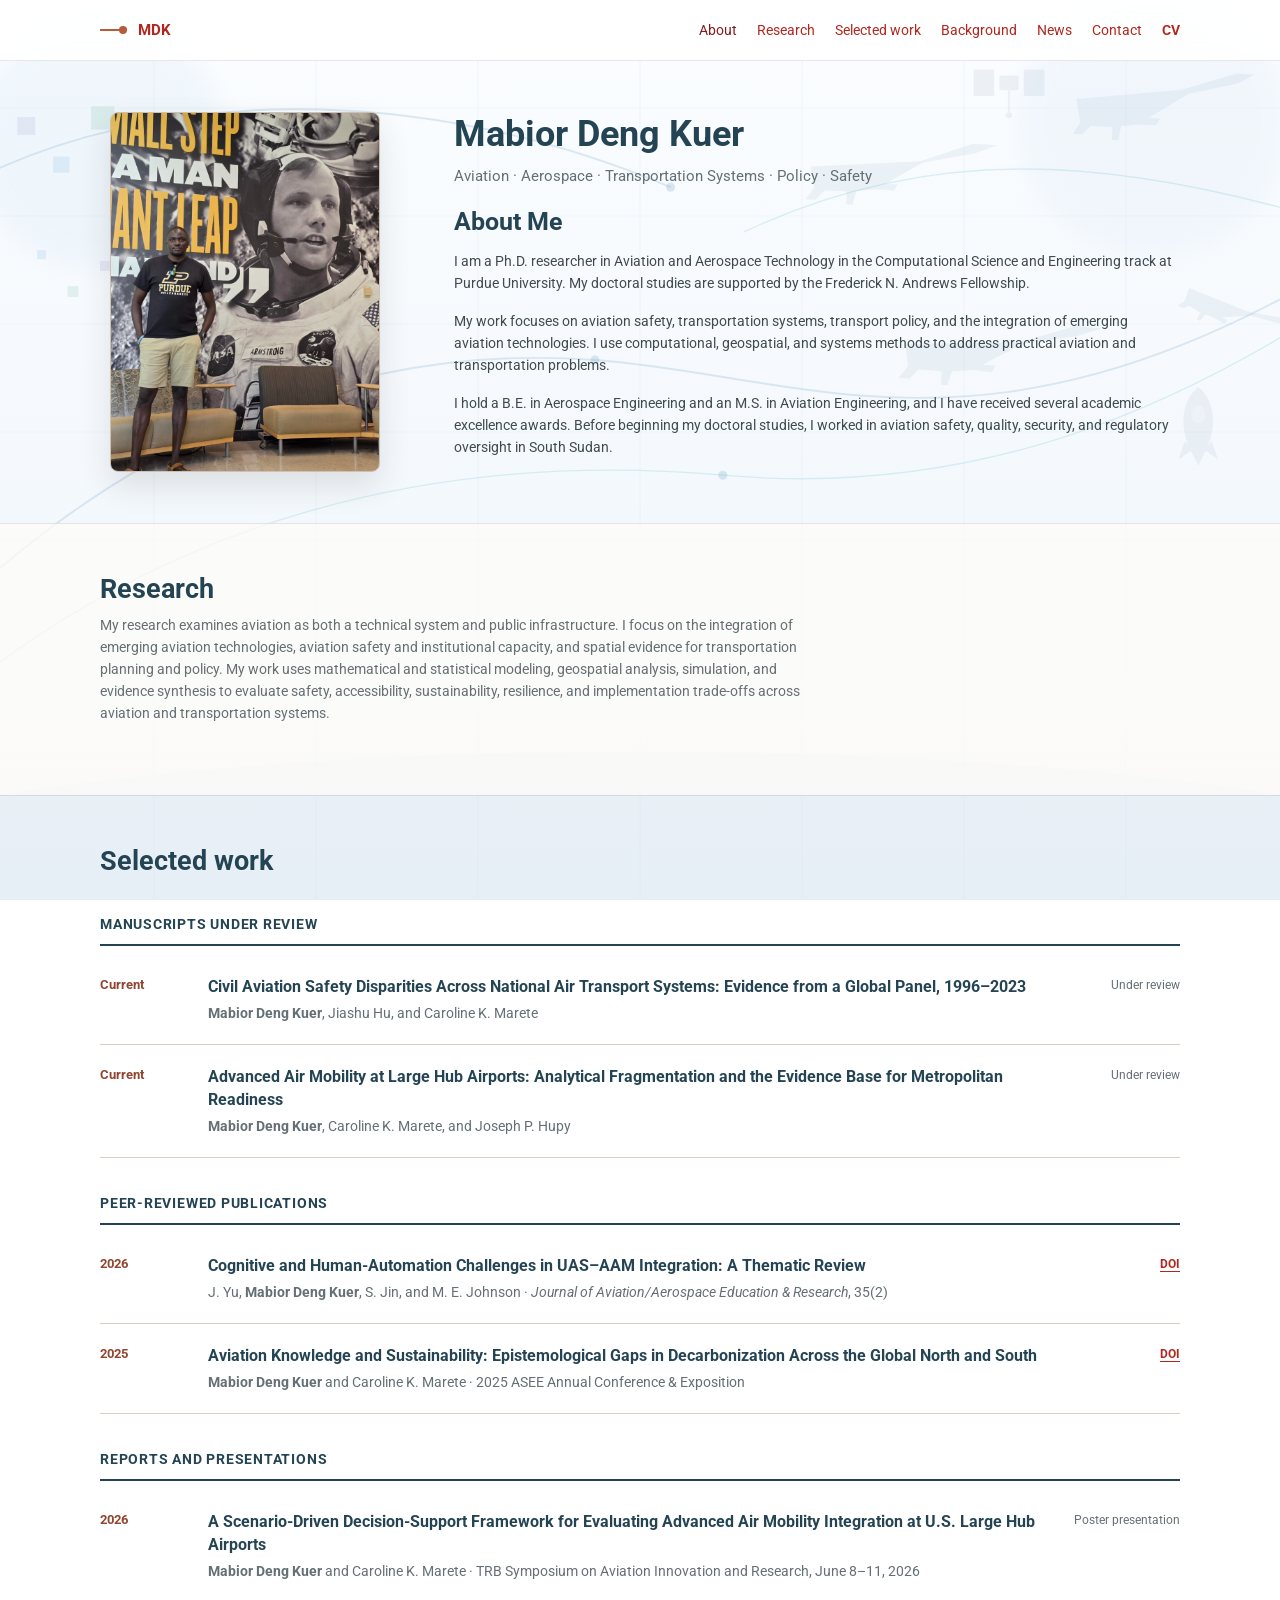
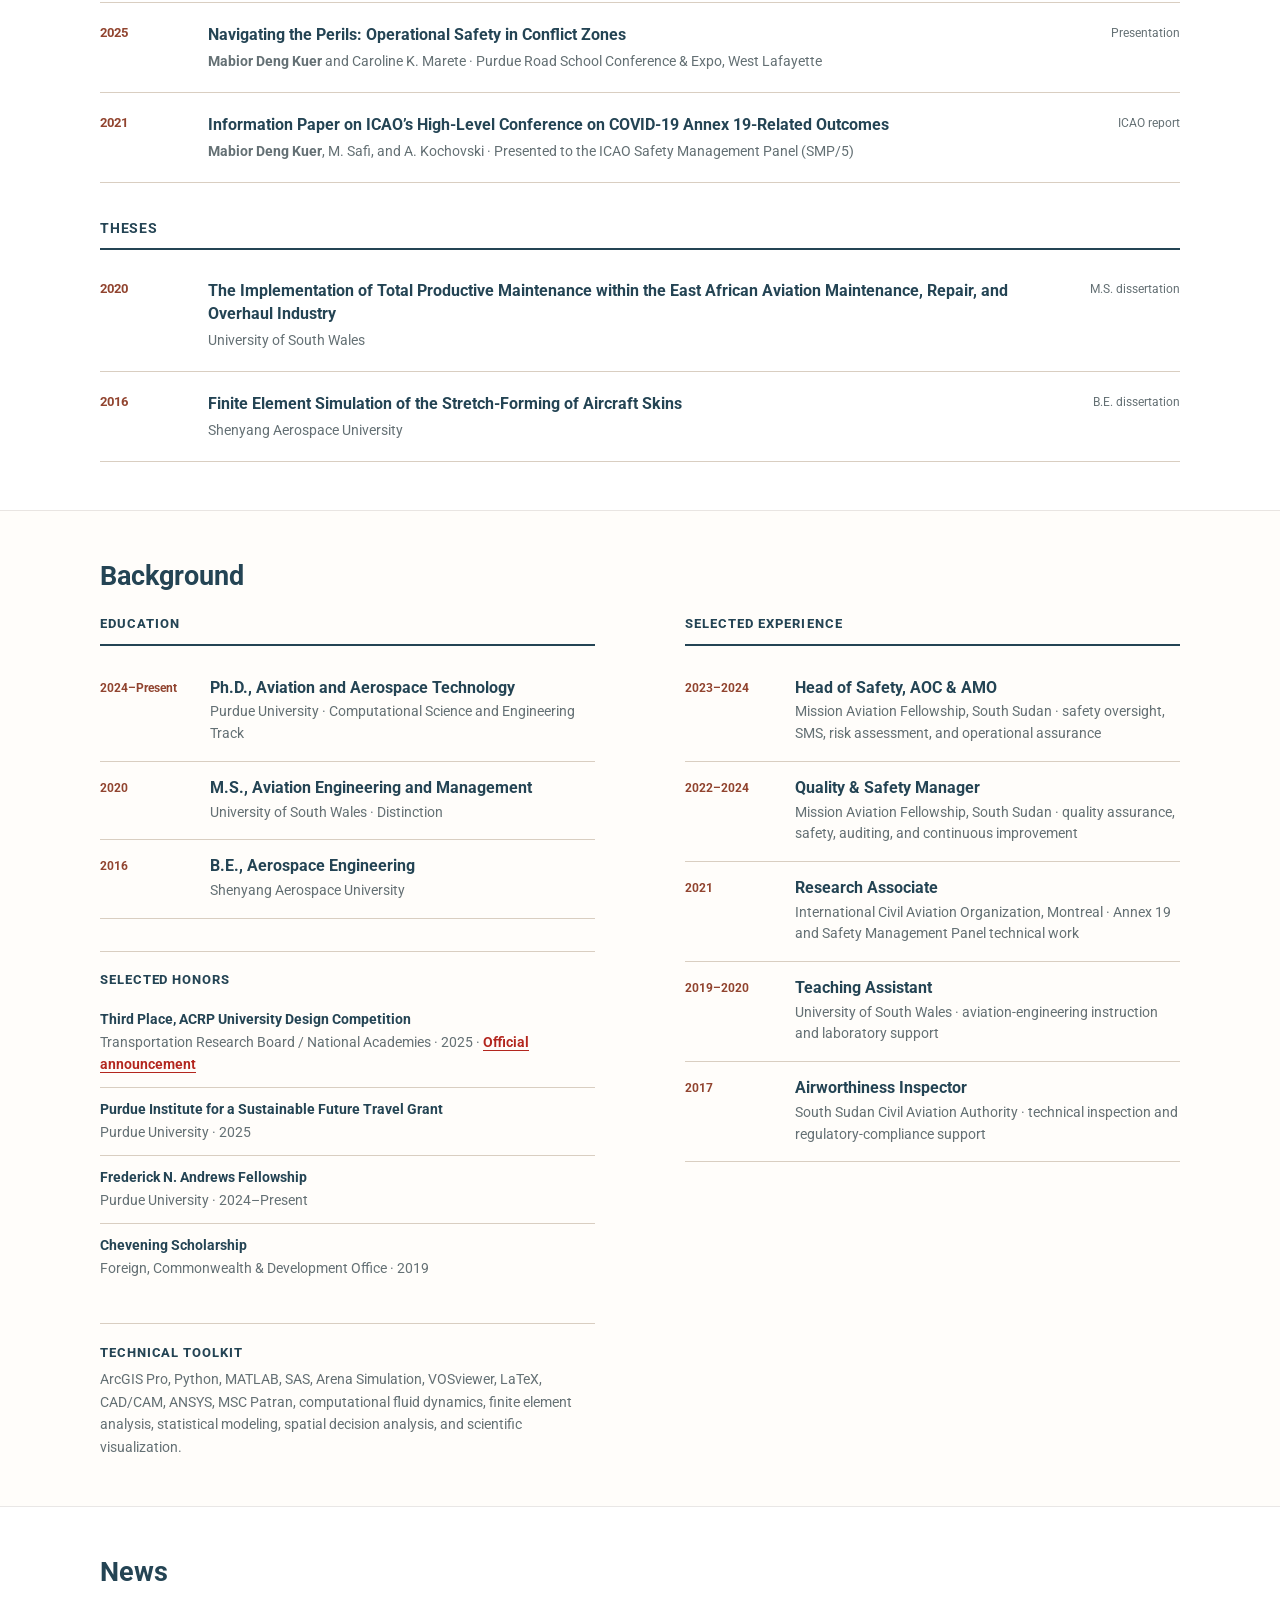
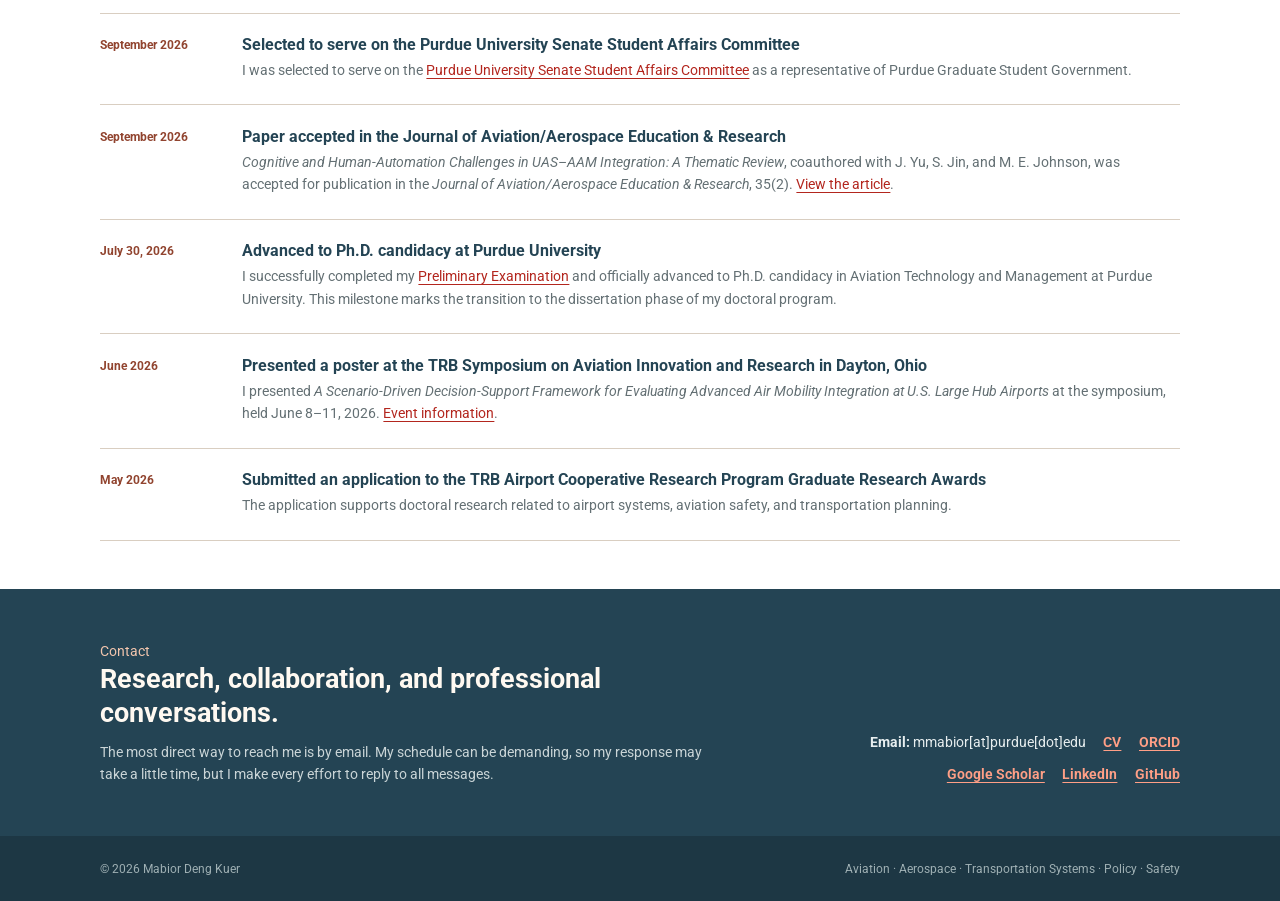
<file: index.html>
<!DOCTYPE html>

<html lang="en">
<head>
<meta charset="utf-8"/>
<meta content="width=device-width, initial-scale=1" name="viewport"/>
<title>Mabior Deng Kuer | Ph.D. Student at Purdue University</title>
<meta content="Mabior Deng Kuer is a Purdue University Ph.D. researcher in Aviation and Aerospace Technology working across Advanced Air Mobility, airport systems, transport policy, aviation safety, GIS, and computational methods." name="description"/>
<meta content="#f7f2ea" name="theme-color"/>
<meta content="website" property="og:type"/>
<meta content="Mabior Deng Kuer | Ph.D. Student at Purdue University" property="og:title"/>
<meta content="Research in transportation systems, transport policy, aviation safety, Advanced Air Mobility, and GIS." property="og:description"/>
<meta content="https://mabiordeng.github.io/profile.jpg" property="og:image"/>
<link href="https://mabiordeng.github.io/" rel="canonical"/>
<link href="https://fonts.googleapis.com" rel="preconnect"/>
<link crossorigin="" href="https://fonts.gstatic.com" rel="preconnect"/>
<link href="https://fonts.googleapis.com/css2?family=Roboto:wght@400;500;700&amp;display=swap" rel="stylesheet"/>
<style>
    :root {
      --paper: #ffffff;
      --paper-light: #ffffff;
      --ink: #25323a;
      --muted: #647074;
      --navy: #244454;
      --rust: #b75b3d;
      --rust-dark: #91442f;
      --sage: #738177;
      --line: #d9cec1;
      --soft-line: rgba(75, 61, 48, .12);
      --max: 1080px;
      --sans: "Roboto", Arial, Helvetica, sans-serif;
      --serif: "Roboto", Arial, Helvetica, sans-serif;
    }
    * { box-sizing: border-box; }
    html { scroll-behavior: smooth; }
    body {
      margin: 0;
      color: var(--ink);
      background: var(--paper) url('futuristic-background-hightech.svg') center top / cover fixed no-repeat;
      font-family: var(--sans);
      font-size: 14px;
      line-height: 1.58;
      text-rendering: optimizeLegibility;
    }
    a { color: #b3261e; text-underline-offset: 3px; }
    a:hover { color: #7f1d1d; }
    img { max-width: 100%; }
    .wrap { width: min(calc(100% - 2.5rem), var(--max)); margin-inline: auto; }
    .skip-link { position: absolute; left: -9999px; top: 0; }
    .skip-link:focus { left: 1rem; top: 1rem; z-index: 1000; padding: .6rem .8rem; background: #fff; }

    .site-header {
      position: sticky;
      top: 0;
      z-index: 100;
      background: rgba(255, 255, 255, .88);
      border-bottom: 1px solid var(--soft-line);
      backdrop-filter: blur(12px);
    }
    .nav {
      min-height: 60px;
      display: flex;
      align-items: center;
      justify-content: space-between;
      gap: 1.5rem;
    }
    .brand {
      display: inline-flex;
      align-items: center;
      gap: .7rem;
      color: #b3261e;
      text-decoration: none;
      font-family: var(--serif);
      font-size: .95rem;
      font-weight: 700;
      white-space: nowrap;
    }
    .brand-mark { width: 27px; height: 2px; background: var(--rust); position: relative; }
    .brand-mark::after { content: ""; position: absolute; right: 0; top: -3px; width: 8px; height: 8px; border-radius: 50%; background: var(--rust); }
    .nav-links { display: flex; align-items: center; gap: 1.25rem; list-style: none; margin: 0; padding: 0; }
    .nav-links a { color: #b3261e; text-decoration: none; font-size: .88rem; }
    .nav-links a:hover, .nav-links a.active { color: #7f1d1d; }
    .nav-links .cv-link { color: #b3261e; font-weight: 650; }
    .menu-button { display: none; border: 1px solid var(--line); border-radius: 8px; padding: .45rem .65rem; background: transparent; color: var(--navy); font: inherit; }

    section { scroll-margin-top: 88px; }
    .hero { padding: clamp(2.3rem, 4vw, 3.3rem) 0 clamp(2.3rem, 4vw, 3.3rem); }
    .hero-grid { display: grid; grid-template-columns: 290px minmax(0, 1fr); gap: clamp(2rem, 5vw, 4.5rem); align-items: start; }
    .portrait { width: 270px; margin: 0 auto; }
    .portrait img { display: block; width: 270px; height: 360px; object-fit: cover; object-position: center center; border-radius: 8px; border: 1px solid #cfc1b2; box-shadow: 0 14px 32px rgba(52, 42, 33, .12); }
    .portrait figcaption { margin-top: .7rem; color: var(--ink); font-size: 1rem; font-weight: 400; line-height: 1.4; }
    .profile-fields { margin: -.05rem 0 1.2rem; color: var(--muted); font-size: .96rem; font-weight: 400; line-height: 1.45; }
    h1, h2, h3 { margin-top: 0; color: var(--navy); font-family: var(--sans); font-weight: 700; line-height: 1.25; letter-spacing: 0; }
    h1 { max-width: none; margin-bottom: .55rem; font-size: 2.25rem; white-space: nowrap; }
    h2 { margin-bottom: 1rem; font-size: 1.7rem; }
    h3 { margin-bottom: .35rem; font-size: 1.08rem; }
    .role { margin: 0 0 1.25rem; color: var(--rust-dark); font-size: 1.05rem; font-weight: 650; }
    .about-heading { margin: 1.25rem 0 .7rem; font-family: var(--sans); font-size: 1.55rem; font-weight: 700; letter-spacing: 0; }
    .about-copy { max-width: 760px; color: #404b50; }
    .about-copy p { margin: 0 0 1rem; }
    .about-copy p:last-child { margin-bottom: 0; }
    .quick-links { display: flex; flex-wrap: wrap; gap: .65rem 1.2rem; margin-top: 1.5rem; }
    .quick-links a { font-size: .9rem; font-weight: 650; text-decoration-thickness: 1px; }

    .section { padding: clamp(2rem, 4vw, 3rem) 0; border-top: 1px solid var(--soft-line); }
    .section.alt { background: rgba(255, 253, 249, .72); }
    .section-heading { display: grid; grid-template-columns: 170px minmax(0, 1fr); gap: 2rem; margin-bottom: 2.2rem; }
    .section-label { padding-top: .35rem; color: var(--rust-dark); font-size: .76rem; font-weight: 750; letter-spacing: .1em; text-transform: uppercase; }
    .section-heading h2 { margin: 0; }
    .section-heading.single { display: block; margin-bottom: 1.45rem; }
    .section-heading.single h2 { margin: 0; }

    .section-intro { max-width: 720px; margin: .45rem 0 0; color: var(--muted); }


    .news-list { border-top: 1px solid var(--line); }
    .news-item { display: grid; grid-template-columns: 120px minmax(0, 1fr); gap: 1.4rem; padding: 1.35rem 0; border-bottom: 1px solid var(--line); align-items: start; }
    .news-date { color: var(--rust-dark); font-size: .78rem; font-weight: 700; }
    .news-item h3 { margin: 0 0 .3rem; font-family: var(--sans); font-size: 1rem; font-weight: 700; letter-spacing: 0; }
    .news-item p { margin: 0; color: var(--muted); font-size: .9rem; }

    .research-grid { display: grid; grid-template-columns: repeat(3, minmax(0, 1fr)); gap: 1px; background: var(--line); border: 1px solid var(--line); }
    .research-card { min-height: 245px; padding: 1.6rem; background: var(--paper-light); }
    .research-card .number { display: block; margin-bottom: 1.1rem; color: var(--rust); font-family: var(--sans); font-size: 1rem; font-weight: 700; }
    .research-card p { margin: 0; color: var(--muted); font-size: .93rem; }
    .methods { margin: 1.5rem 0 0; color: var(--muted); font-size: .86rem; }
    .methods strong { color: var(--navy); }

    .work-group { margin-top: 2.35rem; }
    .work-group:first-of-type { margin-top: 1.5rem; }
    .work-group-title { margin: 0 0 .55rem; padding-bottom: .65rem; border-bottom: 2px solid var(--navy); font-family: var(--sans); font-size: .88rem; font-weight: 700; letter-spacing: .055em; text-transform: uppercase; }
    .work-list { border-top: 0; }
    .work-item { display: grid; grid-template-columns: 86px minmax(0, 1fr) 120px; gap: 1.35rem; padding: 1.25rem 0; border-bottom: 1px solid var(--line); align-items: start; }
    .work-year { color: var(--rust-dark); font-size: .82rem; font-weight: 700; }
    .work-title { margin: 0 0 .3rem; color: var(--navy); font-family: var(--sans); font-size: 1rem; font-weight: 700; line-height: 1.45; }
    .work-meta { margin: 0; color: var(--muted); font-size: .87rem; line-height: 1.5; }
    .work-status { color: var(--muted); font-size: .78rem; text-align: right; }
    .work-status a { font-weight: 700; }

    .background-grid { display: grid; grid-template-columns: 1fr 1fr; gap: clamp(2.5rem, 7vw, 6rem); }
    .column-title { margin: 0 0 1rem; padding-bottom: .7rem; border-bottom: 2px solid var(--navy); font-family: var(--sans); font-size: .82rem; font-weight: 750; letter-spacing: .08em; text-transform: uppercase; }
    .timeline-item { display: grid; grid-template-columns: 94px minmax(0, 1fr); gap: 1rem; padding: 1rem 0; border-bottom: 1px solid var(--line); }
    .timeline-date { color: var(--rust-dark); font-size: .78rem; font-weight: 700; }
    .timeline-item h3 { margin: 0 0 .25rem; font-family: var(--sans); font-size: .98rem; font-weight: 700; letter-spacing: 0; }
    .timeline-item p { margin: 0; color: var(--muted); font-size: .86rem; }
    .detail-block { margin-top: 2rem; padding-top: 1.3rem; border-top: 1px solid var(--line); }
    .detail-block h3 { font-family: var(--sans); font-size: .82rem; font-weight: 750; letter-spacing: .07em; text-transform: uppercase; }
    .detail-block p { margin: .45rem 0 0; color: var(--muted); font-size: .89rem; }
    .honors-list { list-style: none; margin: .55rem 0 0; padding: 0; }
    .honors-list li { padding: .7rem 0; border-bottom: 1px solid var(--line); color: var(--muted); font-size: .87rem; }
    .honors-list li:last-child { border-bottom: 0; }
    .honors-list strong { display: block; color: var(--navy); font-size: .9rem; }
    .honors-list a { font-weight: 650; }

    .contact { padding: clamp(2.2rem, 4vw, 3.2rem) 0; background: var(--navy); color: #e7eeef; }
    .contact-grid { display: grid; grid-template-columns: 1.2fr .8fr; gap: 3rem; align-items: end; }
    .contact h2 { margin-bottom: .7rem; color: #fff9f1; }
    .contact p { max-width: 650px; margin: 0; color: #cad5d7; }
    .contact-links { display: flex; flex-wrap: wrap; justify-content: flex-end; gap: .65rem 1.1rem; }
    .contact a { color: #ff9f86; font-weight: 650; }
    footer { padding: 1.4rem 0; background: #1d3744; color: #9fb0b4; font-size: .78rem; }
    .footer-row { display: flex; justify-content: space-between; gap: 1rem; }

    @media (max-width: 820px) {
      .menu-button { display: inline-block; }
      .nav { position: relative; }
      .nav-links { display: none; position: absolute; top: 100%; left: 0; right: 0; padding: .7rem 1.25rem 1rem; background: var(--paper); border-bottom: 1px solid var(--line); flex-direction: column; align-items: flex-start; gap: .65rem; }
      .nav-links.open { display: flex; }
      .hero-grid { grid-template-columns: 210px minmax(0, 1fr); gap: 1.7rem; }
      .portrait { width: 195px; }
      .portrait img { width: 195px; height: 260px; }
      h1 { font-size: 2rem; white-space: nowrap; }
      .section-heading { grid-template-columns: 1fr; gap: .35rem; }
  
    .research-grid { grid-template-columns: 1fr; }
      .research-card { min-height: 0; }
      .background-grid, .contact-grid { grid-template-columns: 1fr; }
      .news-item { grid-template-columns: 1fr; gap: .25rem; }
      .contact-links { justify-content: flex-start; }
    }
    @media (max-width: 580px) {
      .wrap { width: min(calc(100% - 1.5rem), var(--max)); }
      .brand { font-size: 1.02rem; }
      .hero { padding-top: 2.2rem; }
      .hero-grid { grid-template-columns: 1fr; }
      .portrait { width: 230px; margin-inline: auto; }
      .portrait img { width: 230px; height: 307px; }
      h1 { font-size: 1.8rem; white-space: nowrap; }
      .work-item { grid-template-columns: 1fr; gap: .3rem; }
      .work-year, .work-status { text-align: left; }
      .timeline-item { grid-template-columns: 78px minmax(0, 1fr); gap: .75rem; }
      .footer-row { flex-direction: column; }
    }
    @media (prefers-reduced-motion: reduce) { html { scroll-behavior: auto; } }
  </style>
<script type="application/ld+json">
  {"@context":"https://schema.org","@type":"Person","name":"Mabior Deng Kuer","url":"https://mabiordeng.github.io/","image":"https://mabiordeng.github.io/profile.jpg","affiliation":{"@type":"CollegeOrUniversity","name":"Purdue University"},"jobTitle":"Ph.D. Student in Aviation and Aerospace Technology","sameAs":["https://orcid.org/0009-0005-6542-4896","https://www.linkedin.com/in/engmabior","https://scholar.google.com/citations?user=buZhsjQAAAAJ&hl=en","https://github.com/mabiordeng"]}
  </script>
</head>
<body>
<a class="skip-link" href="#about">Skip to main content</a>
<header class="site-header">
<div class="wrap nav">
<a aria-label="Mabior Deng Kuer home" class="brand" href="#about"><span aria-hidden="true" class="brand-mark"></span>MDK</a>
<button aria-controls="primary-nav" aria-expanded="false" class="menu-button" type="button">Menu</button>
<nav aria-label="Primary navigation">
<ul class="nav-links" id="primary-nav">







<li><a href="#about">About</a></li><li><a href="#research">Research</a></li><li><a href="#work">Selected work</a></li><li><a href="#background">Background</a></li><li><a href="#news">News</a></li><li><a href="#contact">Contact</a></li><li><a class="cv-link" href="Mabior-Deng-Kuer-CV.pdf" rel="noopener" target="_blank">CV</a></li></ul>
</nav>
</div>
</header>
<main>
<section class="hero" id="about">
<div class="wrap hero-grid">
<figure class="portrait">
<img alt="Professional portrait of Mabior Deng Kuer" height="2048" src="profile.jpg" width="1536"/>
</figure>
<div>
<h1>Mabior Deng Kuer</h1>
<p class="profile-fields">Aviation · Aerospace · Transportation Systems · Policy · Safety</p>
<h2 class="about-heading">About Me</h2>
<div class="about-copy"><p>I am a Ph.D. researcher in Aviation and Aerospace Technology in the Computational Science and Engineering track at Purdue University. My doctoral studies are supported by the Frederick N. Andrews Fellowship.</p><p>My work focuses on aviation safety, transportation systems, transport policy, and the integration of emerging aviation technologies. I use computational, geospatial, and systems methods to address practical aviation and transportation problems.</p><p>I hold a B.E. in Aerospace Engineering and an M.S. in Aviation Engineering, and I have received several academic excellence awards. Before beginning my doctoral studies, I worked in aviation safety, quality, security, and regulatory oversight in South Sudan.</p></div>

</div>
</div>
</section>

<section class="section alt" id="research">
<div class="wrap">
<div class="section-heading single">
<h2>Research</h2>
<p class="section-intro">My research examines aviation as both a technical system and public infrastructure. I focus on the integration of emerging aviation technologies, aviation safety and institutional capacity, and spatial evidence for transportation planning and policy. My work uses mathematical and statistical modeling, geospatial analysis, simulation, and evidence synthesis to evaluate safety, accessibility, sustainability, resilience, and implementation trade-offs across aviation and transportation systems.</p>
</div>
</div>
</section>
<section class="section" id="work">
<div class="wrap">
<div class="section-heading single"><h2>Selected work</h2></div>

<div class="work-group">
<h3 class="work-group-title">Manuscripts under review</h3>
<div class="work-list">
<article class="work-item">
<div class="work-year">Current</div>
<div>
<p class="work-title">Civil Aviation Safety Disparities Across National Air Transport Systems: Evidence from a Global Panel, 1996–2023</p>
<p class="work-meta"><strong>Mabior Deng Kuer</strong>, Jiashu Hu, and Caroline K. Marete</p>
</div>
<div class="work-status">Under review</div>
</article>
<article class="work-item">
<div class="work-year">Current</div>
<div>
<p class="work-title">Advanced Air Mobility at Large Hub Airports: Analytical Fragmentation and the Evidence Base for Metropolitan Readiness</p>
<p class="work-meta"><strong>Mabior Deng Kuer</strong>, Caroline K. Marete, and Joseph P. Hupy</p>
</div>
<div class="work-status">Under review</div>
</article>
</div>
</div>

<div class="work-group">
<h3 class="work-group-title">Peer-reviewed publications</h3>
<div class="work-list">
<article class="work-item">
<div class="work-year">2026</div>
<div>
<p class="work-title">Cognitive and Human-Automation Challenges in UAS–AAM Integration: A Thematic Review</p>
<p class="work-meta">J. Yu, <strong>Mabior Deng Kuer</strong>, S. Jin, and M. E. Johnson · <em>Journal of Aviation/Aerospace Education &amp; Research</em>, 35(2)</p>
</div>
<div class="work-status"><a href="https://doi.org/10.58940/2329-258X.2228" rel="noopener" target="_blank">DOI</a></div>
</article>
<article class="work-item">
<div class="work-year">2025</div>
<div>
<p class="work-title">Aviation Knowledge and Sustainability: Epistemological Gaps in Decarbonization Across the Global North and South</p>
<p class="work-meta"><strong>Mabior Deng Kuer</strong> and Caroline K. Marete · 2025 ASEE Annual Conference &amp; Exposition</p>
</div>
<div class="work-status"><a href="https://doi.org/10.18260/1-2--55294" rel="noopener" target="_blank">DOI</a></div>
</article>
</div>
</div>

<div class="work-group">
<h3 class="work-group-title">Reports and presentations</h3>
<div class="work-list">
<article class="work-item">
<div class="work-year">2026</div>
<div>
<p class="work-title">A Scenario-Driven Decision-Support Framework for Evaluating Advanced Air Mobility Integration at U.S. Large Hub Airports</p>
<p class="work-meta"><strong>Mabior Deng Kuer</strong> and Caroline K. Marete · TRB Symposium on Aviation Innovation and Research, June 8–11, 2026</p>
</div>
<div class="work-status">Poster presentation</div>
</article>
<article class="work-item">
<div class="work-year">2025</div>
<div>
<p class="work-title">Navigating the Perils: Operational Safety in Conflict Zones</p>
<p class="work-meta"><strong>Mabior Deng Kuer</strong> and Caroline K. Marete · Purdue Road School Conference &amp; Expo, West Lafayette</p>
</div>
<div class="work-status">Presentation</div>
</article>
<article class="work-item">
<div class="work-year">2021</div>
<div>
<p class="work-title">Information Paper on ICAO’s High-Level Conference on COVID-19 Annex 19-Related Outcomes</p>
<p class="work-meta"><strong>Mabior Deng Kuer</strong>, M. Safi, and A. Kochovski · Presented to the ICAO Safety Management Panel (SMP/5)</p>
</div>
<div class="work-status">ICAO report</div>
</article>
</div>
</div>

<div class="work-group">
<h3 class="work-group-title">Theses</h3>
<div class="work-list">
<article class="work-item">
<div class="work-year">2020</div>
<div>
<p class="work-title">The Implementation of Total Productive Maintenance within the East African Aviation Maintenance, Repair, and Overhaul Industry</p>
<p class="work-meta">University of South Wales</p>
</div>
<div class="work-status">M.S. dissertation</div>
</article>
<article class="work-item">
<div class="work-year">2016</div>
<div>
<p class="work-title">Finite Element Simulation of the Stretch-Forming of Aircraft Skins</p>
<p class="work-meta">Shenyang Aerospace University</p>
</div>
<div class="work-status">B.E. dissertation</div>
</article>
</div>
</div>

</div>
</section>
<section class="section alt" id="background">
<div class="wrap">
<div class="section-heading single"><h2>Background</h2></div>
<div class="background-grid">
<div>
<h3 class="column-title">Education</h3>
<div class="timeline-item">
<div class="timeline-date">2024–Present</div>
<div><h3>Ph.D., Aviation and Aerospace Technology</h3><p>Purdue University · Computational Science and Engineering Track</p></div>
</div>
<div class="timeline-item">
<div class="timeline-date">2020</div>
<div><h3>M.S., Aviation Engineering and Management</h3><p>University of South Wales · Distinction</p></div>
</div>
<div class="timeline-item">
<div class="timeline-date">2016</div>
<div><h3>B.E., Aerospace Engineering</h3><p>Shenyang Aerospace University</p></div>
</div>
<div class="detail-block">
<h3>Selected honors</h3>
<ul class="honors-list">
<li>
<strong>Third Place, ACRP University Design Competition</strong>
                  Transportation Research Board / National Academies · 2025 · <a href="https://www.nationalacademies.org/news/winners-selected-for-the-trb-airport-cooperative-research-program-s-2024-2025-university-design-competition-for-addressing-airport-needs" rel="noopener" target="_blank">Official announcement</a>
</li>
<li><strong>Purdue Institute for a Sustainable Future Travel Grant</strong>Purdue University · 2025</li>
<li><strong>Frederick N. Andrews Fellowship</strong>Purdue University · 2024–Present</li>
<li><strong>Chevening Scholarship</strong>Foreign, Commonwealth &amp; Development Office · 2019</li>
</ul>
</div>
<div class="detail-block">
<h3>Technical toolkit</h3>
<p>ArcGIS Pro, Python, MATLAB, SAS, Arena Simulation, VOSviewer, LaTeX, CAD/CAM, ANSYS, MSC Patran, computational fluid dynamics, finite element analysis, statistical modeling, spatial decision analysis, and scientific visualization.</p>
</div>
</div>
<div>
<h3 class="column-title">Selected experience</h3>
<div class="timeline-item">
<div class="timeline-date">2023–2024</div>
<div><h3>Head of Safety, AOC &amp; AMO</h3><p>Mission Aviation Fellowship, South Sudan · safety oversight, SMS, risk assessment, and operational assurance</p></div>
</div>
<div class="timeline-item">
<div class="timeline-date">2022–2024</div>
<div><h3>Quality &amp; Safety Manager</h3><p>Mission Aviation Fellowship, South Sudan · quality assurance, safety, auditing, and continuous improvement</p></div>
</div>
<div class="timeline-item">
<div class="timeline-date">2021</div>
<div><h3>Research Associate</h3><p>International Civil Aviation Organization, Montreal · Annex 19 and Safety Management Panel technical work</p></div>
</div>
<div class="timeline-item">
<div class="timeline-date">2019–2020</div>
<div><h3>Teaching Assistant</h3><p>University of South Wales · aviation-engineering instruction and laboratory support</p></div>
</div>
<div class="timeline-item">
<div class="timeline-date">2017</div>
<div><h3>Airworthiness Inspector</h3><p>South Sudan Civil Aviation Authority · technical inspection and regulatory-compliance support</p></div>
</div>
</div>
</div>
</div>
</section>
<section class="section" id="news">
<div class="wrap">
<div class="section-heading single"><h2>News</h2></div>
<div class="news-list">
<article class="news-item">
<time class="news-date" datetime="2026-09">September 2026</time>
<div>
<h3>Selected to serve on the Purdue University Senate Student Affairs Committee</h3>
<p>I was selected to serve on the <a href="https://www.purdue.edu/senate/committees/standing-committees/studentAffairs/index.php" rel="noopener" target="_blank">Purdue University Senate Student Affairs Committee</a> as a representative of Purdue Graduate Student Government.</p>
</div>
</article>
<article class="news-item">
<time class="news-date" datetime="2026-09">September 2026</time>
<div>
<h3>Paper accepted in the Journal of Aviation/Aerospace Education &amp; Research</h3>
<p><em>Cognitive and Human-Automation Challenges in UAS–AAM Integration: A Thematic Review</em>, coauthored with J. Yu, S. Jin, and M. E. Johnson, was accepted for publication in the <em>Journal of Aviation/Aerospace Education &amp; Research</em>, 35(2). <a href="https://doi.org/10.58940/2329-258X.2228" rel="noopener" target="_blank">View the article</a>.</p>
</div>
</article>
<article class="news-item">
<time class="news-date" datetime="2026-07-30">July 30, 2026</time>
<div>
<h3>Advanced to Ph.D. candidacy at Purdue University</h3>
<p>I successfully completed my <a href="https://engineering.purdue.edu/ECE/Academics/Graduates/PHD/prelim-exam-instructions" rel="noopener" target="_blank">Preliminary Examination</a> and officially advanced to Ph.D. candidacy in Aviation Technology and Management at Purdue University. This milestone marks the transition to the dissertation phase of my doctoral program.</p>
</div>
</article>
<article class="news-item">
<time class="news-date" datetime="2026-06">June 2026</time>
<div>
<h3>Presented a poster at the TRB Symposium on Aviation Innovation and Research in Dayton, Ohio</h3>
<p>I presented <em>A Scenario-Driven Decision-Support Framework for Evaluating Advanced Air Mobility Integration at U.S. Large Hub Airports</em> at the symposium, held June 8–11, 2026. <a href="https://www.nationalacademies.org/events/1075#agenda" rel="noopener" target="_blank">Event information</a>.</p>
</div>
</article>
<article class="news-item">
<time class="news-date" datetime="2026-05">May 2026</time>
<div>
<h3>Submitted an application to the TRB Airport Cooperative Research Program Graduate Research Awards</h3>
<p>The application supports doctoral research related to airport systems, aviation safety, and transportation planning.</p>
</div>
</article>
</div>
</div>
</section><section class="contact" id="contact">
<div class="wrap contact-grid">
<div>
<p class="eyebrow" style="color:#f2c5ad">Contact</p>
<h2>Research, collaboration, and professional conversations.</h2>
<p>The most direct way to reach me is by email. My schedule can be demanding, so my response may take a little time, but I make every effort to reply to all messages.</p>
</div>
<div class="contact-links">
<span><strong>Email:</strong> mmabior[at]purdue[dot]edu</span>
<a href="Mabior-Deng-Kuer-CV.pdf" rel="noopener" target="_blank">CV</a>
<a href="https://orcid.org/0009-0005-6542-4896" rel="noopener" target="_blank">ORCID</a>
<a href="https://scholar.google.com/citations?user=buZhsjQAAAAJ&amp;hl=en" rel="noopener" target="_blank">Google Scholar</a>
<a href="https://www.linkedin.com/in/engmabior" rel="noopener" target="_blank">LinkedIn</a>
<a href="https://github.com/mabiordeng" rel="noopener" target="_blank">GitHub</a>
</div>
</div>
</section>
</main>
<footer>
<div class="wrap footer-row">
<span>© <span id="year"></span> Mabior Deng Kuer</span>
<span>Aviation · Aerospace · Transportation Systems · Policy · Safety</span>
</div>
</footer>
<script>
    const button = document.querySelector('.menu-button');
    const menu = document.querySelector('.nav-links');
    button.addEventListener('click', () => {
      const open = menu.classList.toggle('open');
      button.setAttribute('aria-expanded', String(open));
    });
    document.querySelectorAll('.nav-links a').forEach(link => link.addEventListener('click', () => {
      menu.classList.remove('open');
      button.setAttribute('aria-expanded', 'false');
    }));
    const links = [...document.querySelectorAll('.nav-links a[href^="#"]')];
    const sections = links.map(a => document.querySelector(a.getAttribute('href'))).filter(Boolean);
    const observer = new IntersectionObserver(entries => {
      entries.forEach(entry => {
        if (entry.isIntersecting) {
          links.forEach(a => a.classList.toggle('active', a.getAttribute('href') === '#' + entry.target.id));
        }
      });
    }, { rootMargin: '-25% 0px -65% 0px' });
    sections.forEach(section => observer.observe(section));
    document.getElementById('year').textContent = new Date().getFullYear();
  </script>
</body>
</html>
</file>
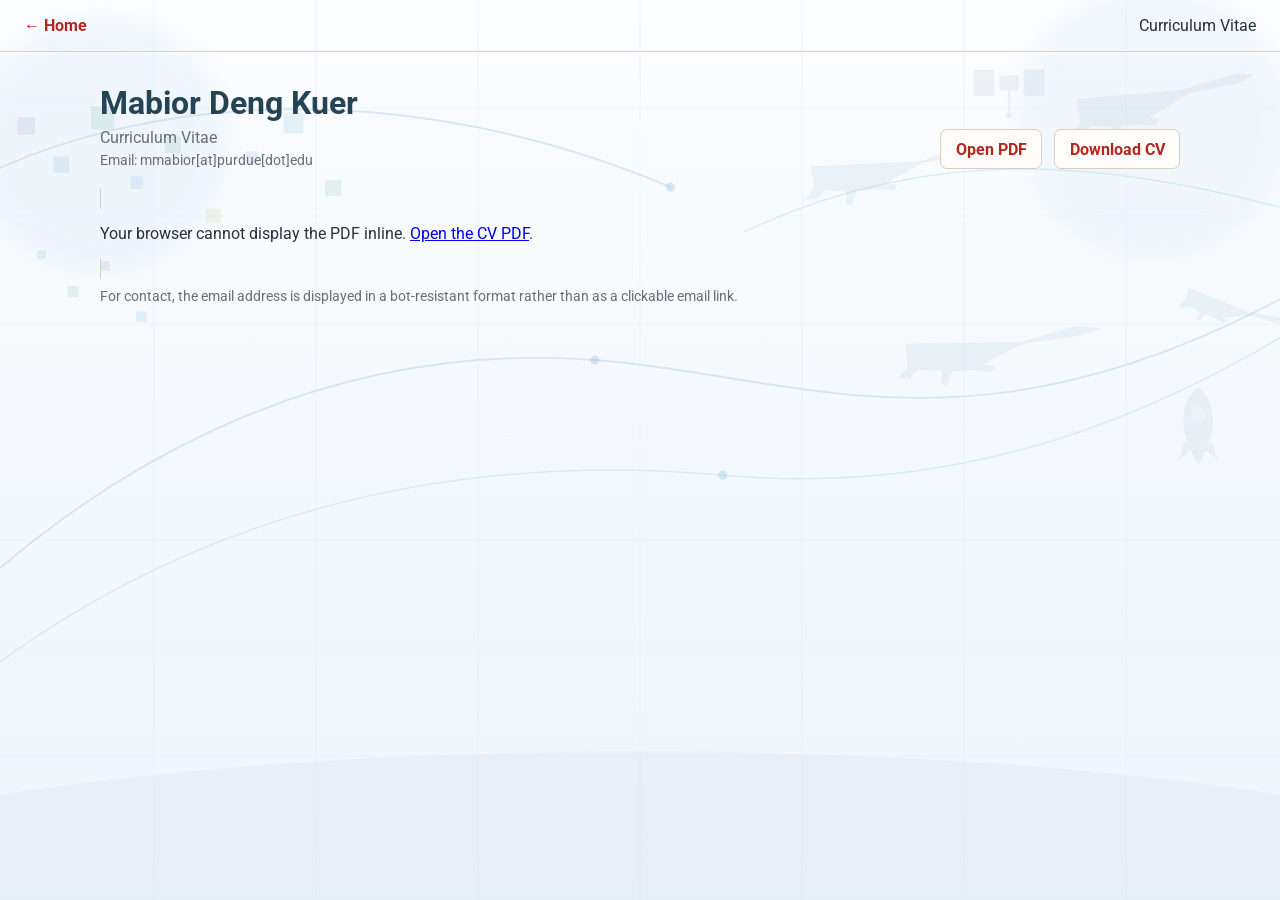
<file: cv.html>
<!doctype html>
<html lang="en">
<head>
<meta charset="utf-8">
<meta name="viewport" content="width=device-width, initial-scale=1">
<title>Curriculum Vitae | Mabior Deng Kuer</title>
<meta name="theme-color" content="#f7f2ea">
<link rel="icon" href="favicon.svg" type="image/svg+xml">
<link rel="preconnect" href="https://fonts.googleapis.com">
<link rel="preconnect" href="https://fonts.gstatic.com" crossorigin>
<link href="https://fonts.googleapis.com/css2?family=Roboto:wght@400;500;700&display=swap" rel="stylesheet">
<style>
:root{--paper:#ffffff;--ink:#25323a;--navy:#244454;--rust:#b3261e;--line:#d9cec1}*{box-sizing:border-box}body{margin:0;background:var(--paper) url('futuristic-background-hightech.svg') center top/cover fixed no-repeat;color:var(--ink);font-family:Roboto,Arial,sans-serif}.bar{border-bottom:1px solid var(--line);padding:16px 24px;display:flex;justify-content:space-between;align-items:center;gap:16px}.bar a{color:var(--rust);font-weight:700;text-decoration:none}.wrap{width:min(calc(100% - 32px),1080px);margin:32px auto}.head{display:flex;justify-content:space-between;gap:24px;align-items:end;margin-bottom:20px}.head h1{margin:0;color:var(--navy);font-size:2rem}.head p{margin:.35rem 0 0;color:#647074}.email{color:#647074;font-size:.9rem}.actions{display:flex;gap:12px;flex-wrap:wrap}.btn{display:inline-block;border:1px solid var(--line);border-radius:7px;padding:.6rem .9rem;color:var(--rust);font-weight:700;text-decoration:none;background:#fffdf9}.viewer{width:100%;height:78vh;border:1px solid var(--line);border-radius:8px;background:#fff}.note{color:#647074;font-size:.85rem;margin-top:10px}@media(max-width:700px){.head{align-items:flex-start;flex-direction:column}.viewer{height:72vh}}
</style>
</head>
<body>
<div class="bar"><a href="index.html">← Home</a><span>Curriculum Vitae</span></div>
<main class="wrap">
<div class="head"><div><h1>Mabior Deng Kuer</h1><p>Curriculum Vitae</p><p class="email">Email: mmabior[at]purdue[dot]edu</p></div><div class="actions"><a class="btn" href="Mabior-Deng-Kuer-CV.pdf" target="_blank" rel="noopener">Open PDF</a><a class="btn" href="Mabior-Deng-Kuer-CV.pdf" download>Download CV</a></div></div>
<object class="viewer" data="Mabior-Deng-Kuer-CV.pdf" type="application/pdf"><p>Your browser cannot display the PDF inline. <a href="Mabior-Deng-Kuer-CV.pdf">Open the CV PDF</a>.</p></object>
<p class="note">For contact, the email address is displayed in a bot-resistant format rather than as a clickable email link.</p>
</main>
</body>
</html>
</file>
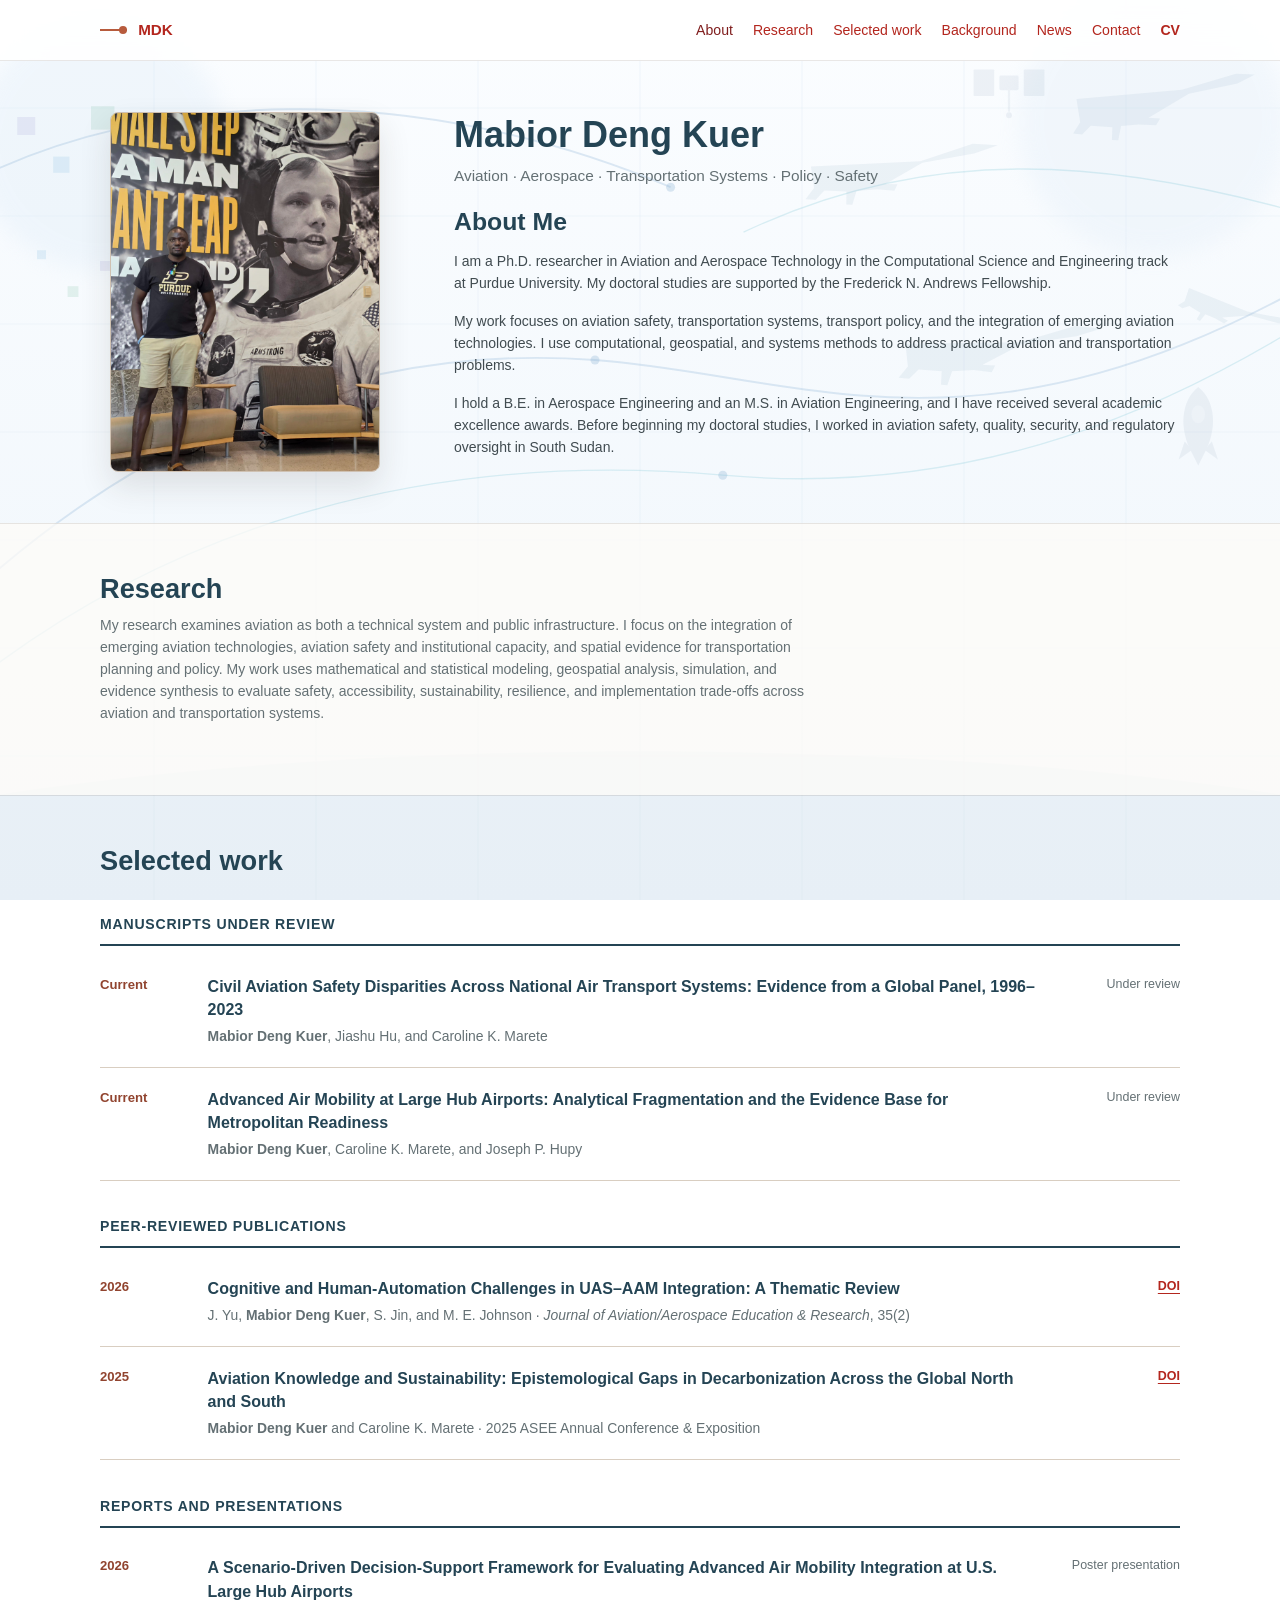
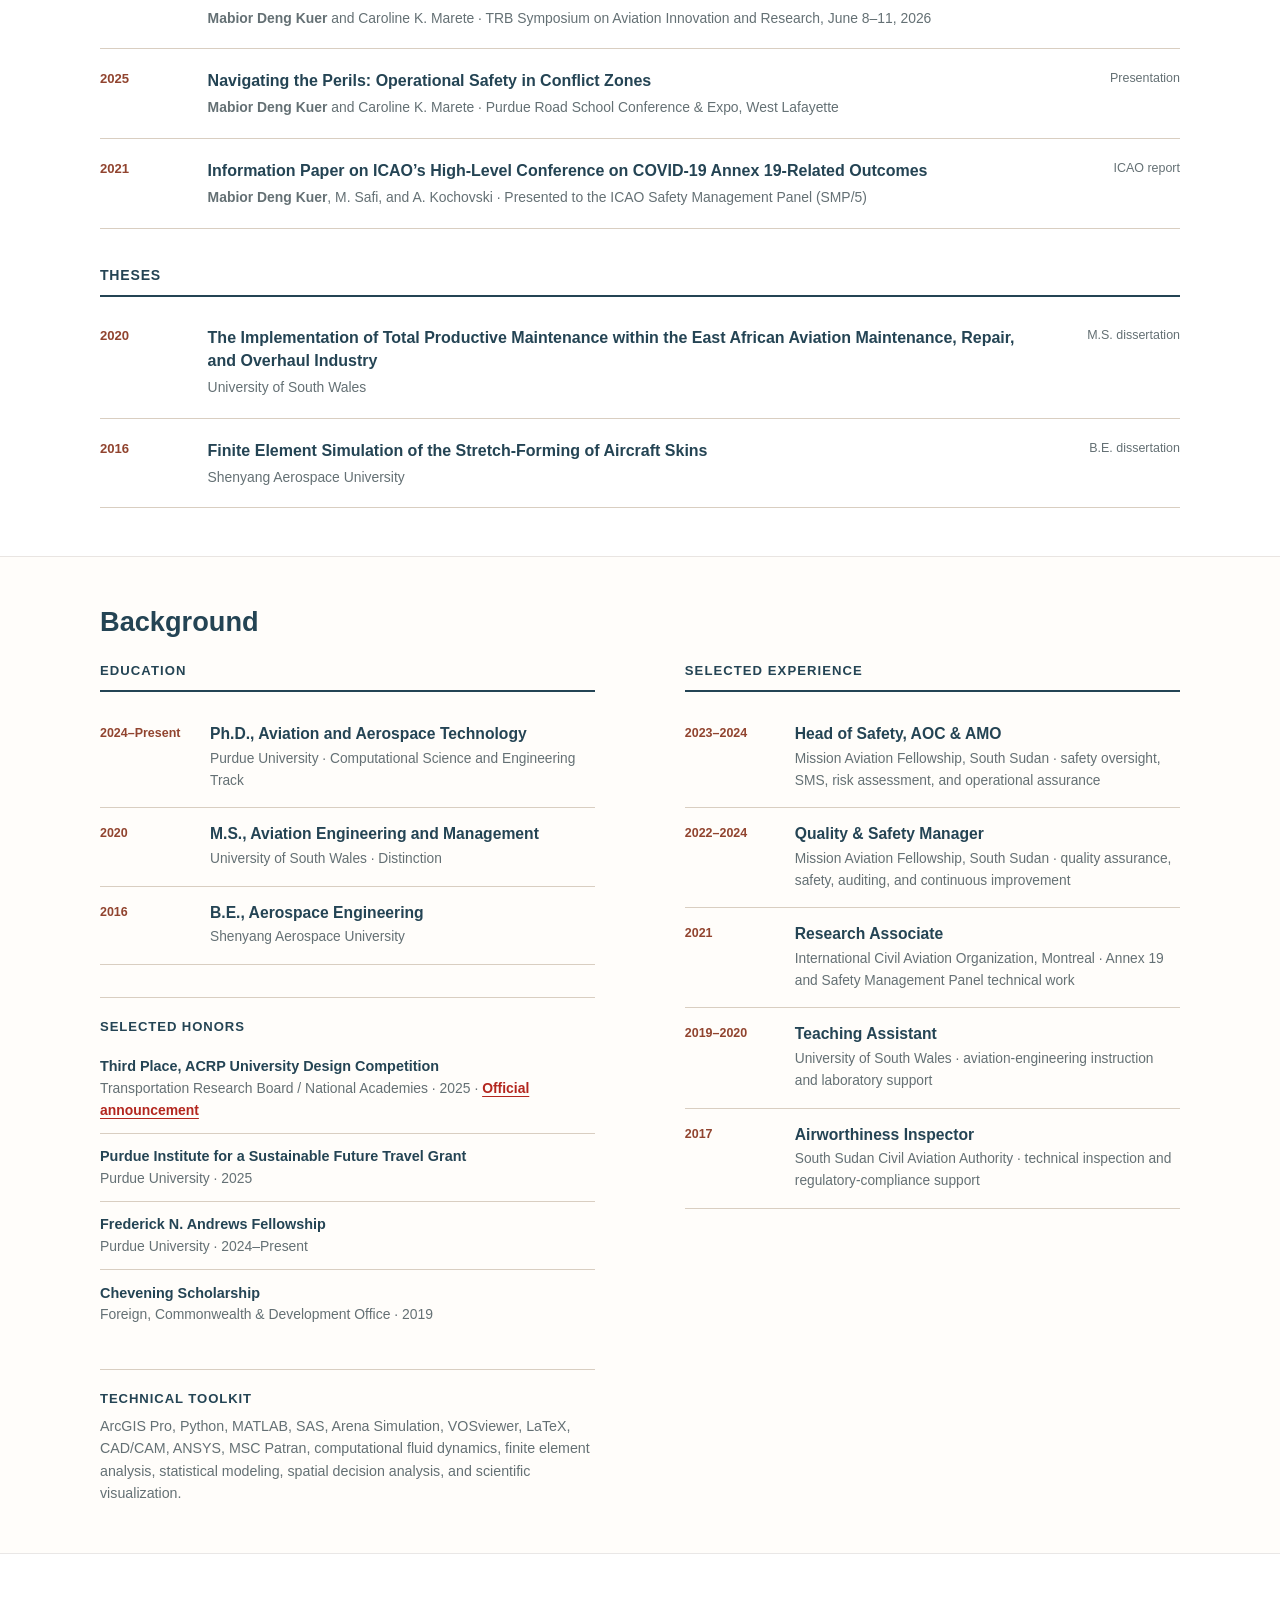
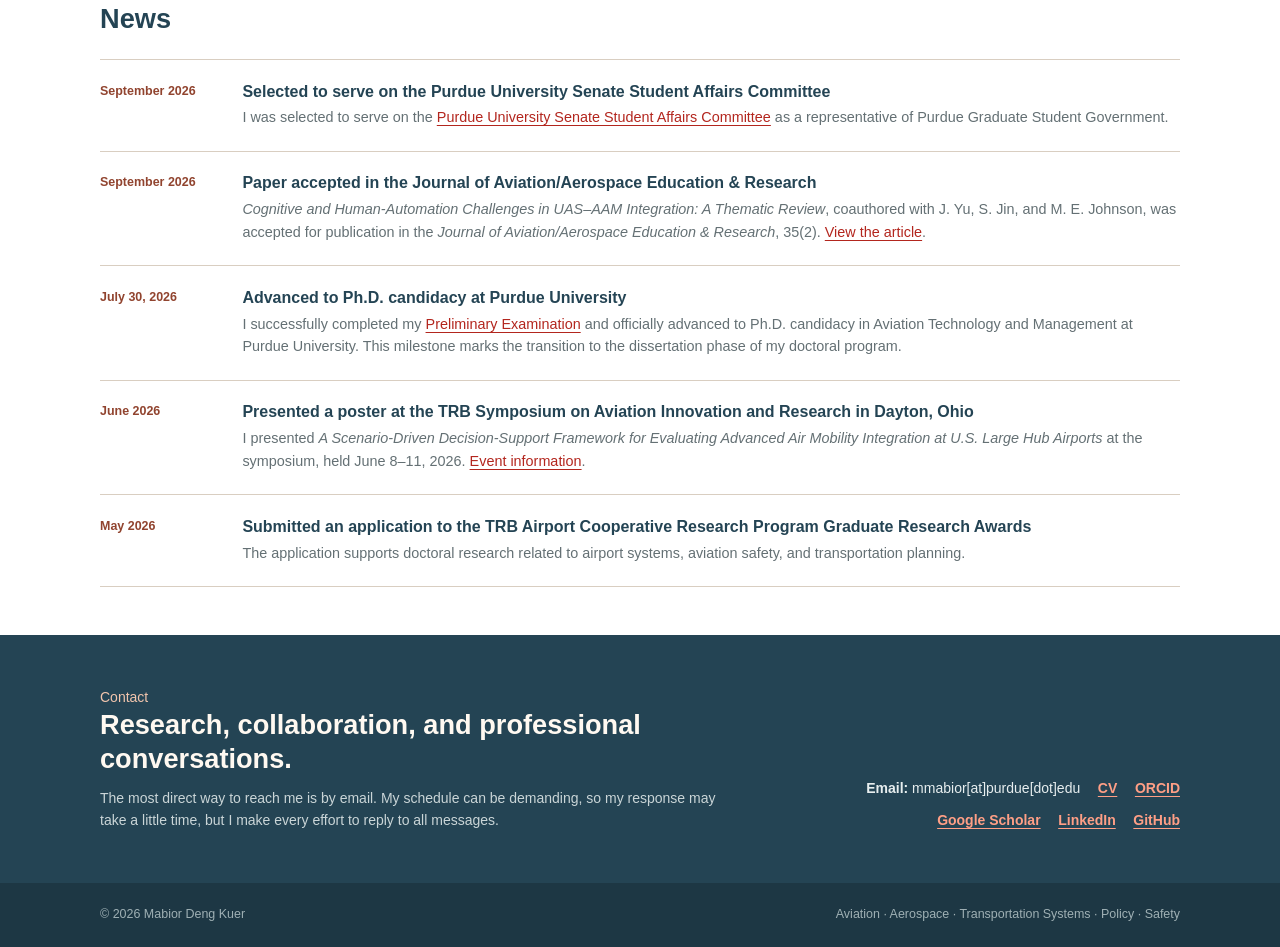
<file: experience.html>
<!doctype html>
<html lang="en">
<head>
<meta charset="utf-8">
<meta name="viewport" content="width=device-width, initial-scale=1">
<meta http-equiv="refresh" content="0; url=index.html#background">
<link rel="canonical" href="https://mabiordeng.github.io/#background">
<title>Mabior Deng Kuer</title>
<link rel="preconnect" href="https://fonts.googleapis.com"><link rel="preconnect" href="https://fonts.gstatic.com" crossorigin><link href="https://fonts.googleapis.com/css2?family=Roboto:wght@400;500;700&display=swap" rel="stylesheet"><style>body{font-family:Roboto,Arial,sans-serif;background:#ffffff url('futuristic-background-hightech.svg') center top/cover fixed no-repeat;color:#25323a}a{color:#b3261e}</style>
</head>
<body>
<p>Redirecting to <a href="index.html#background">the requested section</a>.</p>
</body>
</html>
</file>
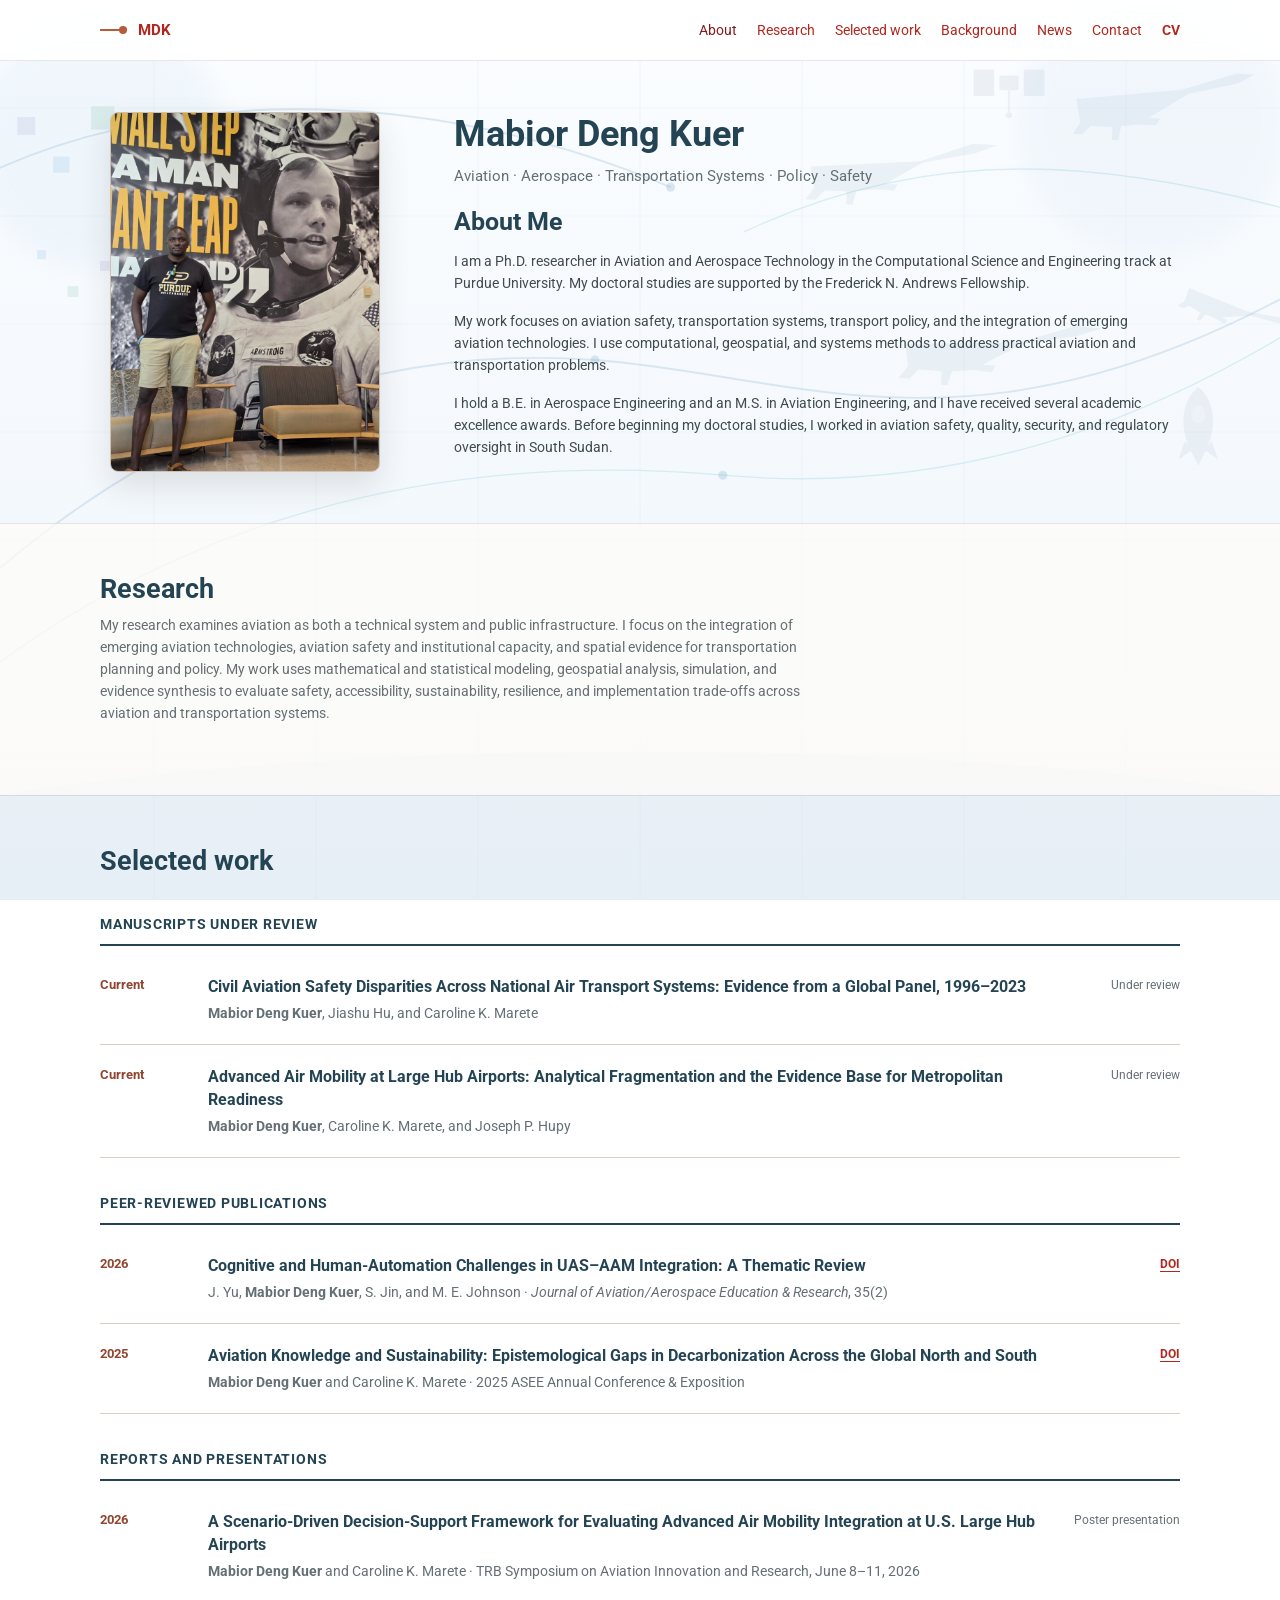
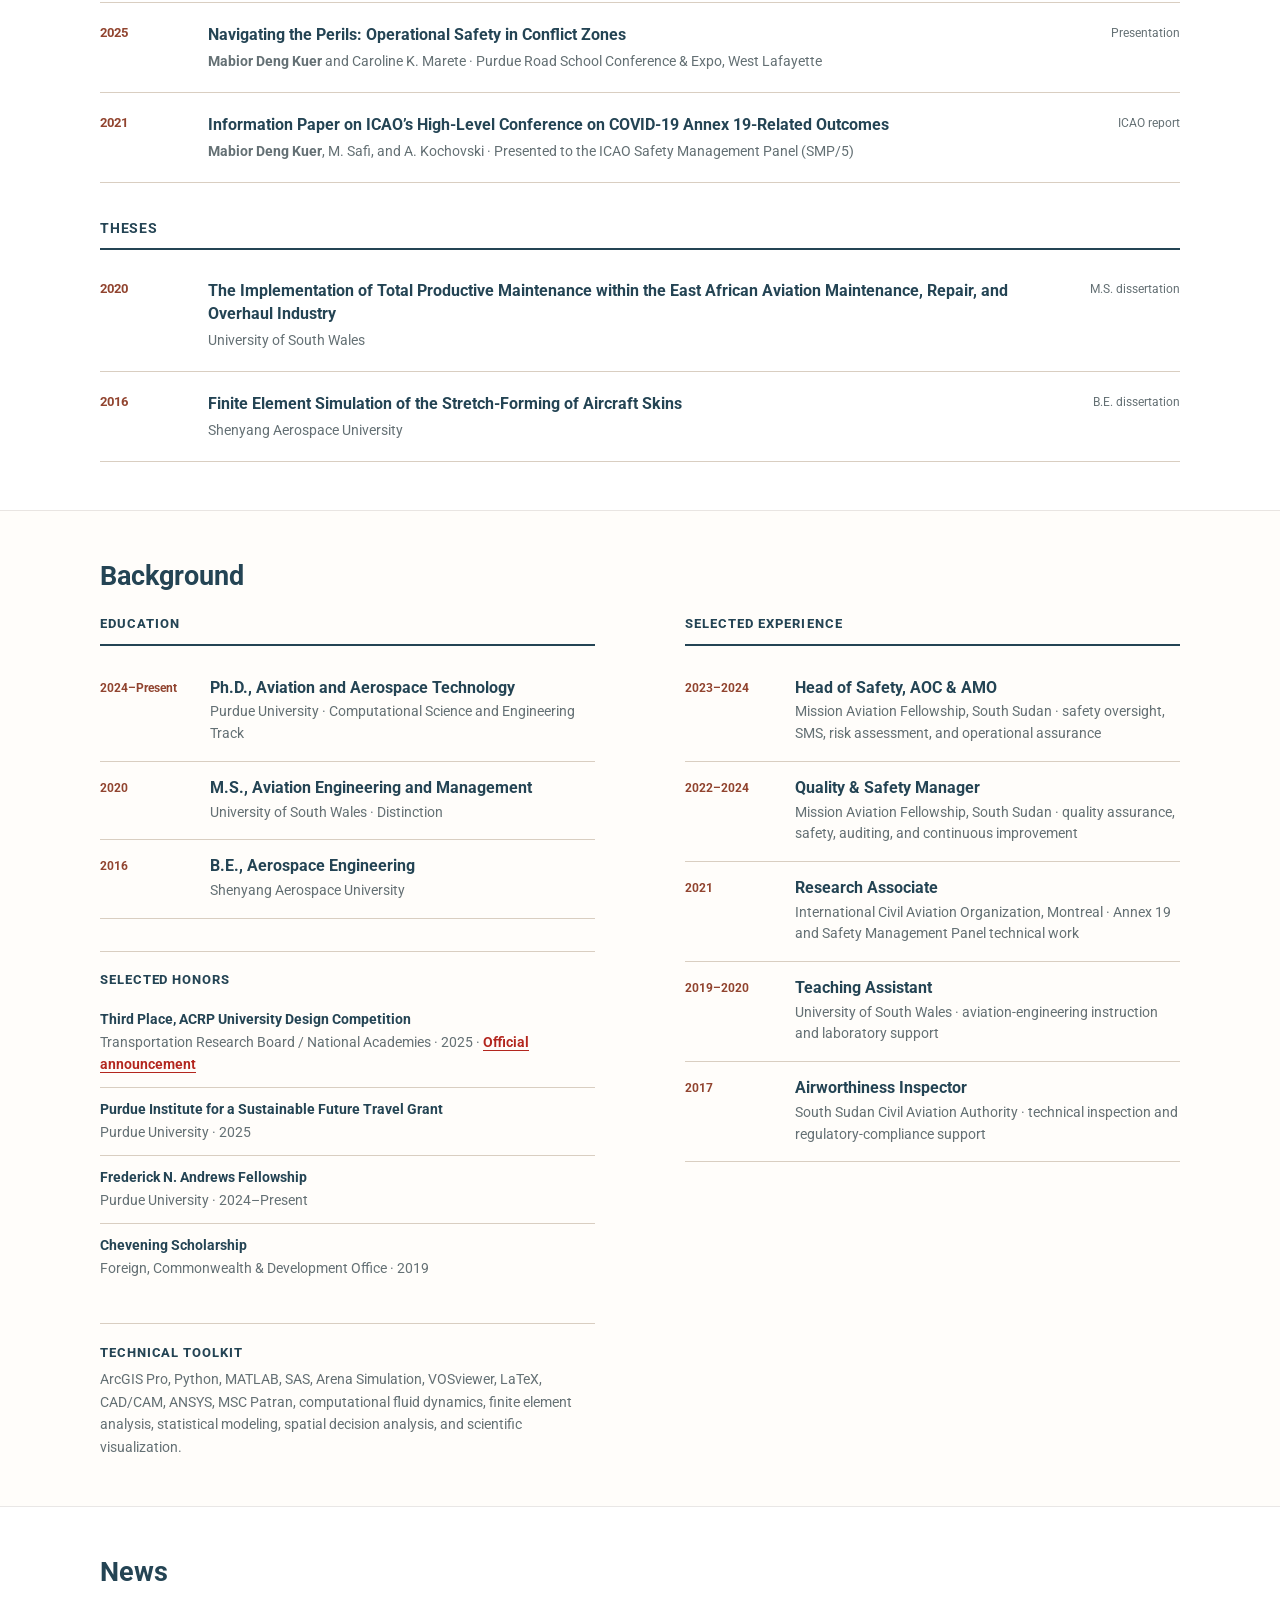
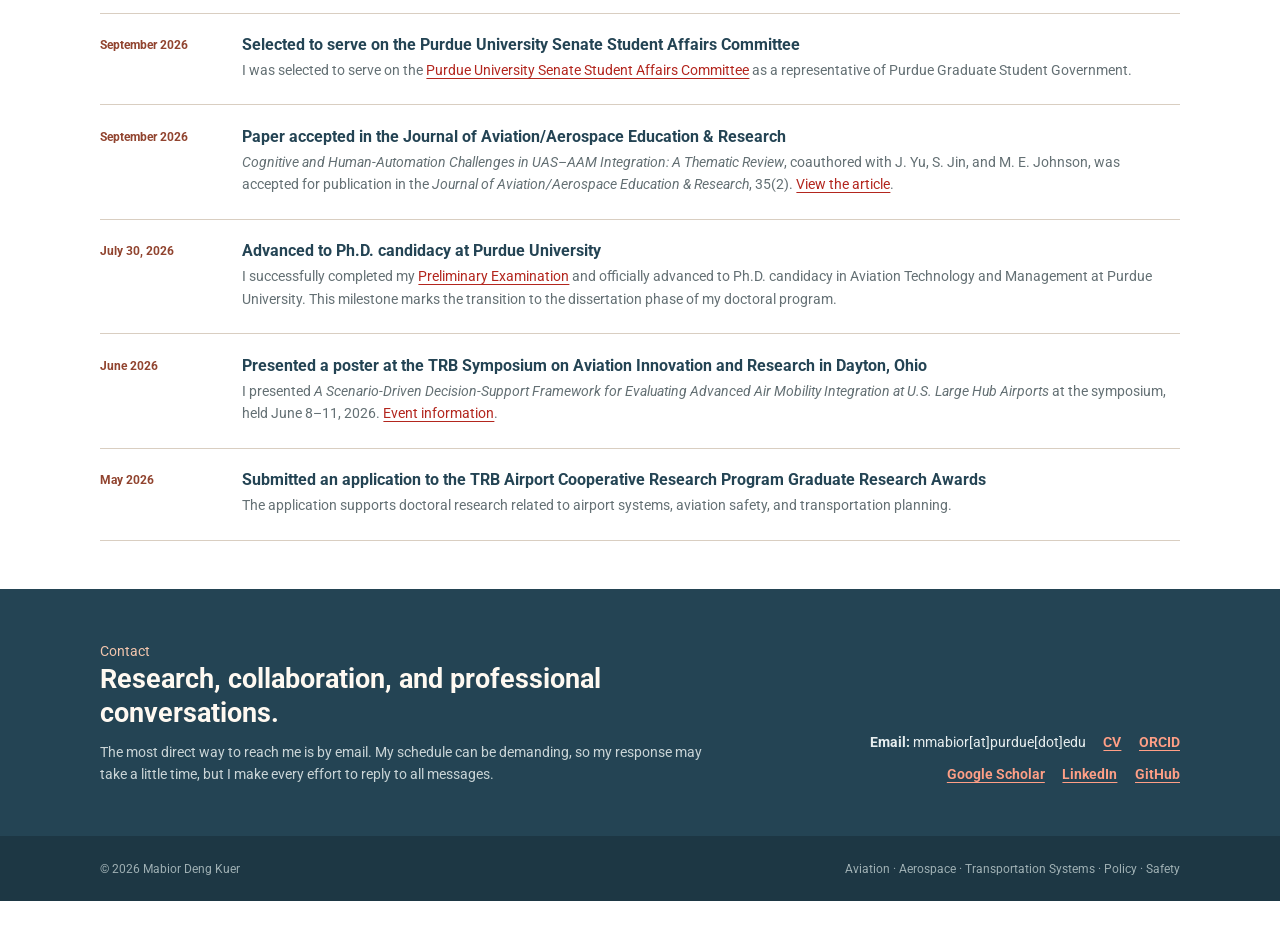
<file: projects.html>
<!doctype html>
<html lang="en">
<head>
<meta charset="utf-8">
<meta name="viewport" content="width=device-width, initial-scale=1">
<meta http-equiv="refresh" content="0; url=index.html#research">
<link rel="canonical" href="https://mabiordeng.github.io/#research">
<title>Mabior Deng Kuer</title>
<link rel="preconnect" href="https://fonts.googleapis.com"><link rel="preconnect" href="https://fonts.gstatic.com" crossorigin><link href="https://fonts.googleapis.com/css2?family=Roboto:wght@400;500;700&display=swap" rel="stylesheet"><style>body{font-family:Roboto,Arial,sans-serif;background:#ffffff url('futuristic-background-hightech.svg') center top/cover fixed no-repeat;color:#25323a}a{color:#b3261e}</style>
</head>
<body>
<p>Redirecting to <a href="index.html#research">the requested section</a>.</p>
</body>
</html>
</file>
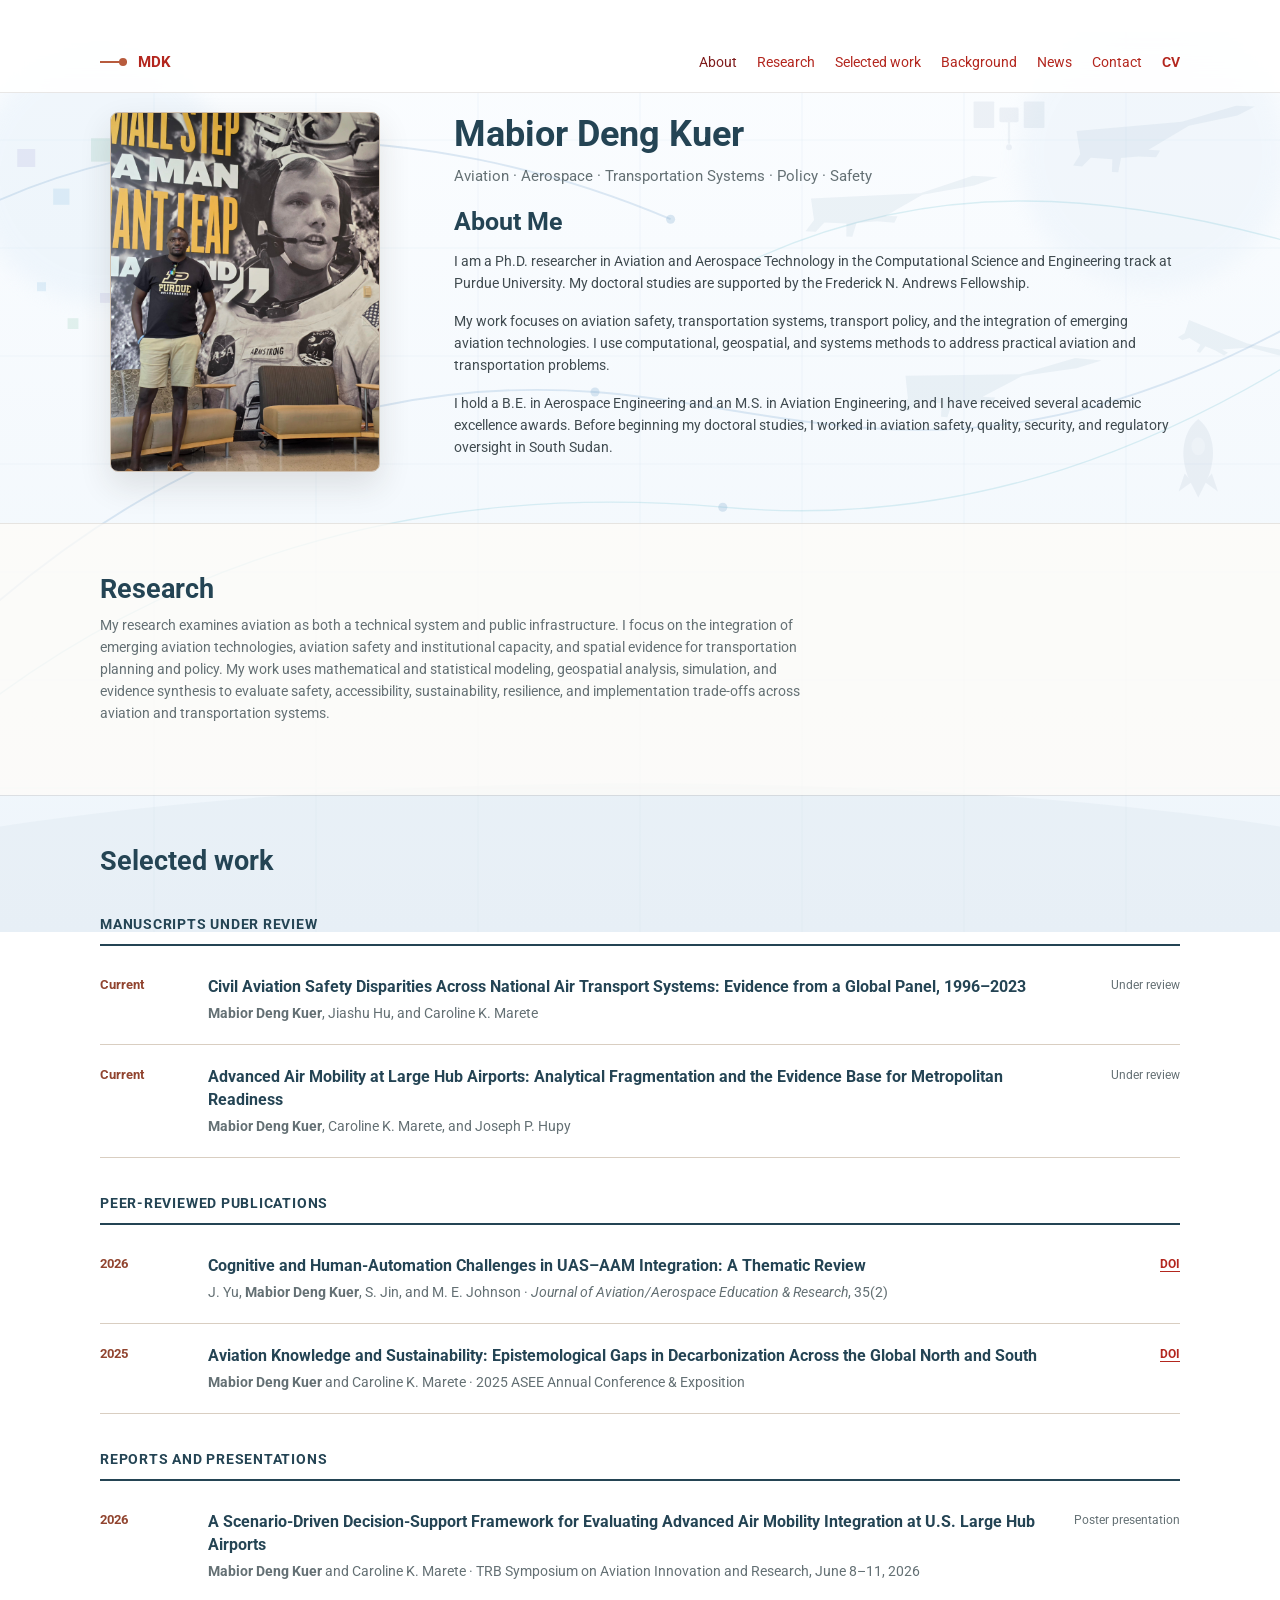
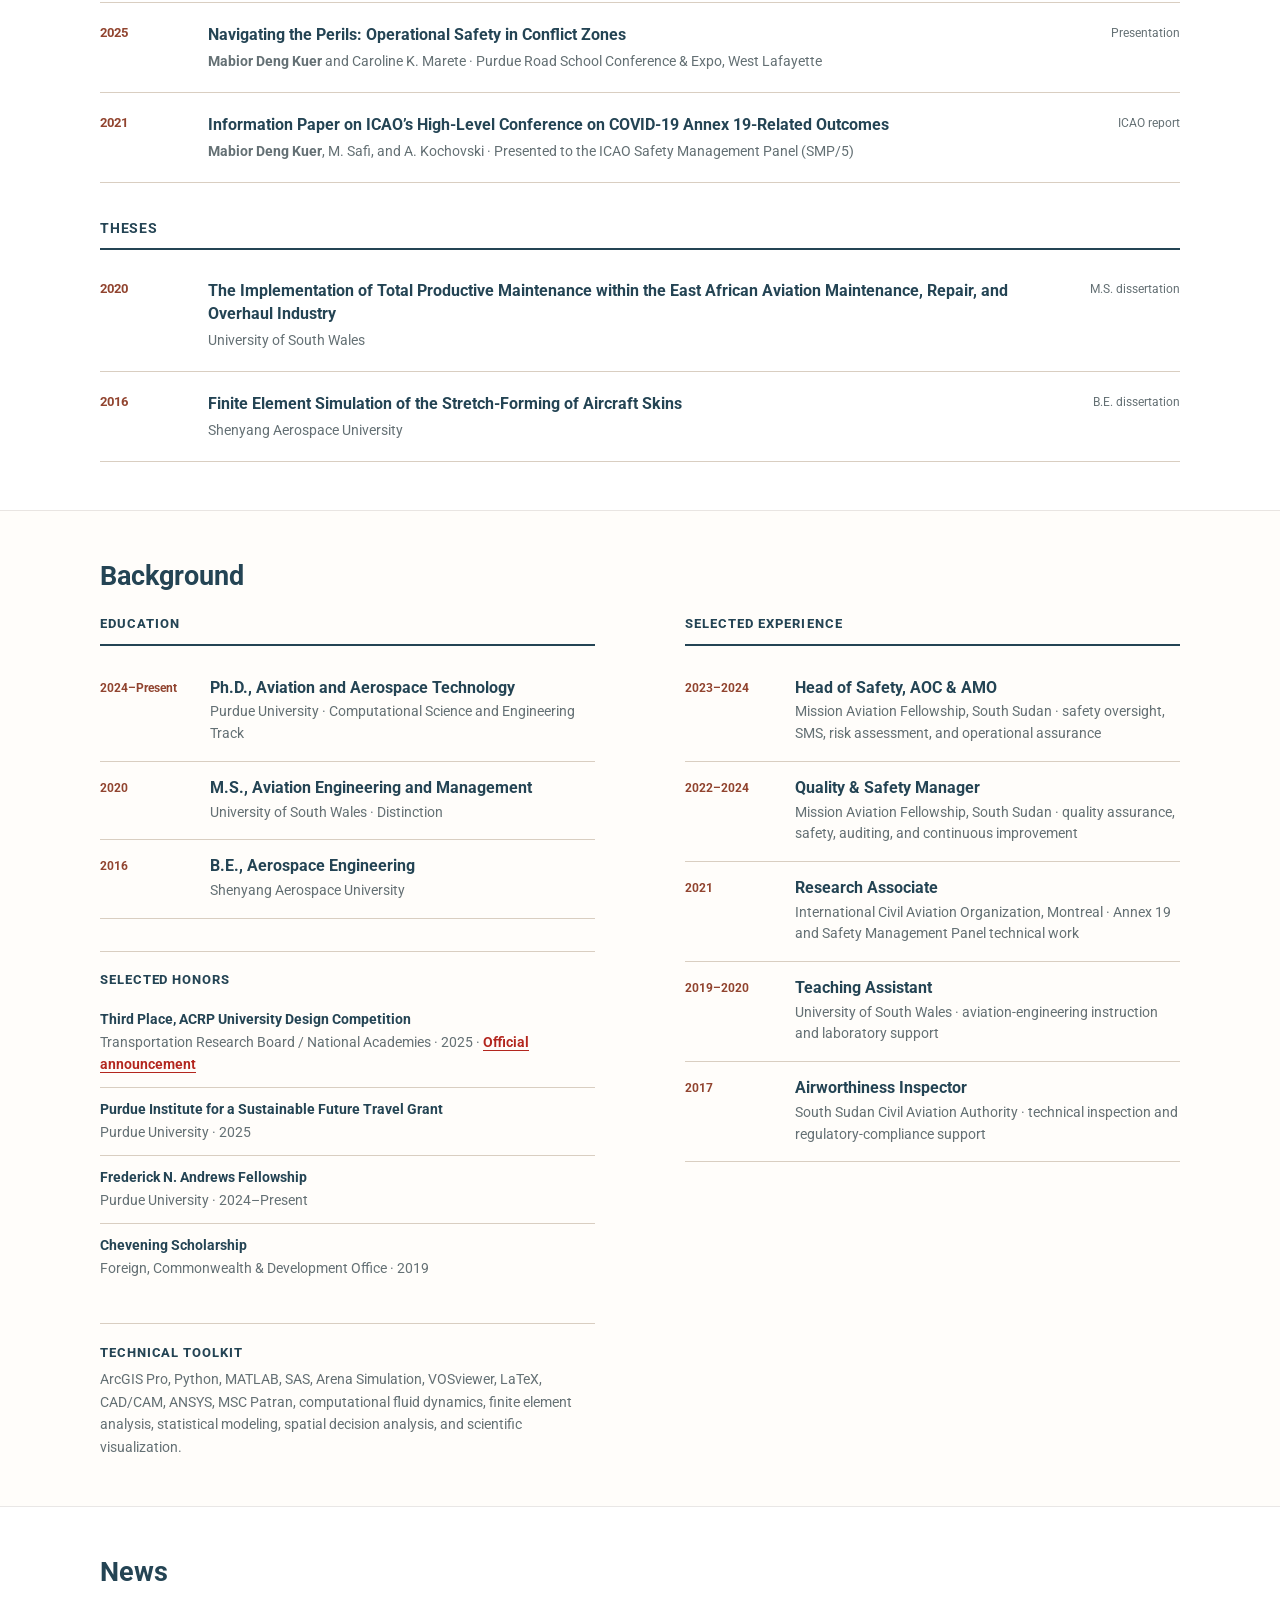
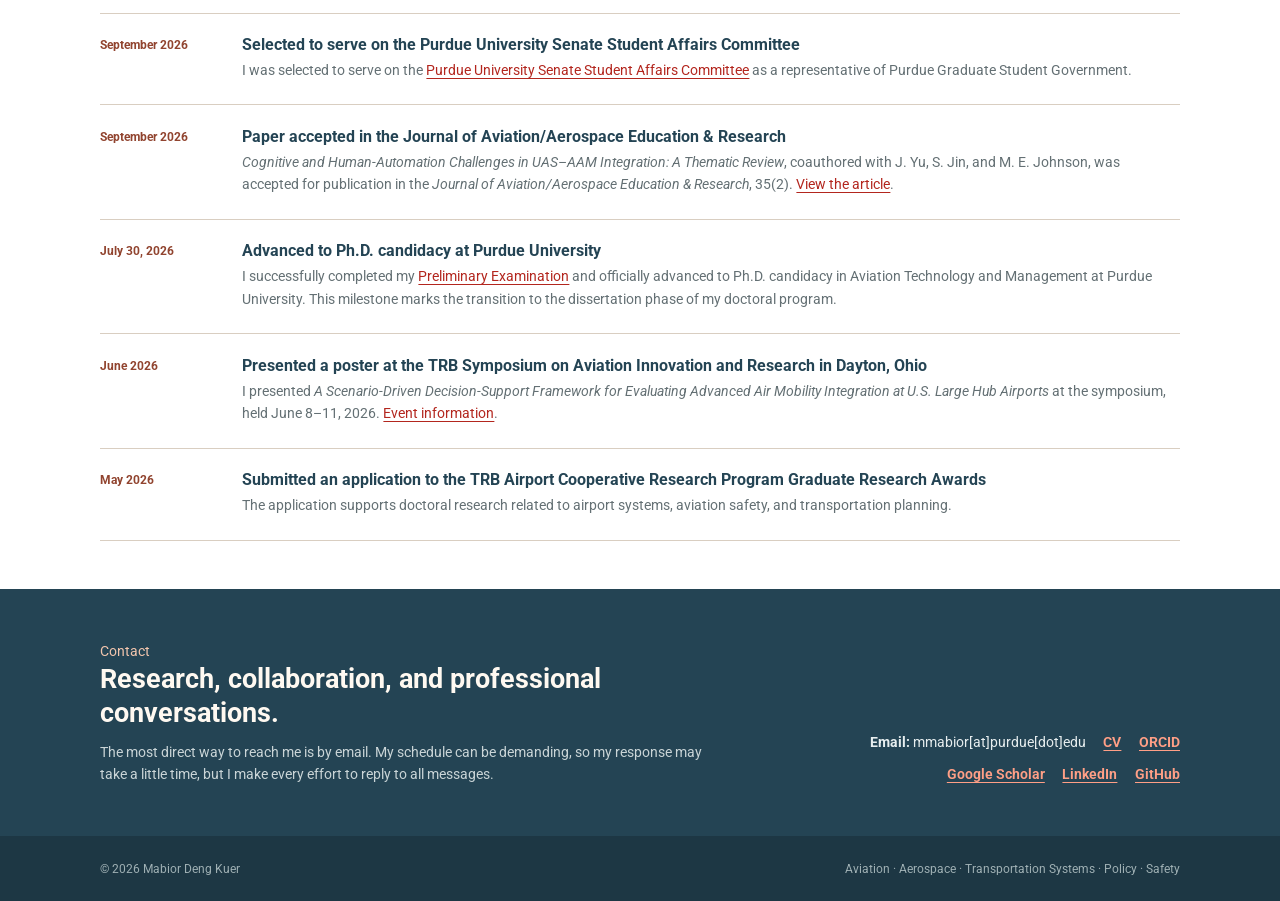
<file: publications.html>
<!doctype html>
<html lang="en">
<head>
<meta charset="utf-8">
<meta name="viewport" content="width=device-width, initial-scale=1">
<meta http-equiv="refresh" content="0; url=index.html#work">
<link rel="canonical" href="https://mabiordeng.github.io/#work">
<title>Mabior Deng Kuer</title>
<link rel="preconnect" href="https://fonts.googleapis.com"><link rel="preconnect" href="https://fonts.gstatic.com" crossorigin><link href="https://fonts.googleapis.com/css2?family=Roboto:wght@400;500;700&display=swap" rel="stylesheet"><style>body{font-family:Roboto,Arial,sans-serif;background:#ffffff url('futuristic-background-hightech.svg') center top/cover fixed no-repeat;color:#25323a}a{color:#b3261e}</style>
</head>
<body>
<p>Redirecting to <a href="index.html#work">the requested section</a>.</p>
</body>
</html>
</file>
